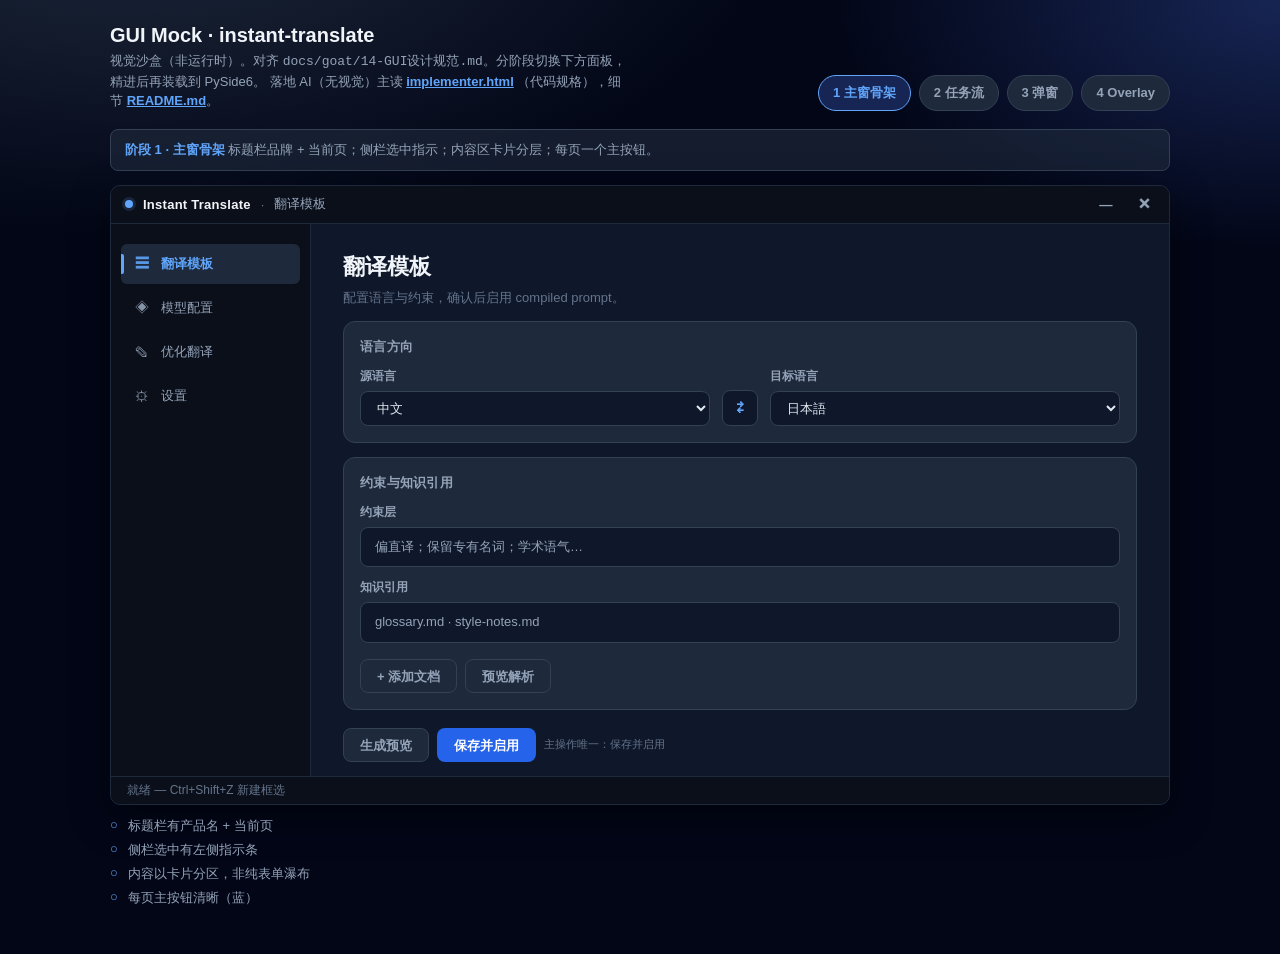
<file: docs/communication/gui-mock/index.html>
<!DOCTYPE html>
<html lang="zh-CN">
  <head>
    <meta charset="UTF-8" />
    <meta name="viewport" content="width=device-width, initial-scale=1" />
    <title>instant-translate GUI Mock</title>
    <link rel="stylesheet" href="styles.css" />
  </head>
  <body>
    <div class="mock-app">
      <header class="mock-header">
        <div>
          <h1>GUI Mock · instant-translate</h1>
          <p>
            视觉沙盒（非运行时）。对齐
            <code>docs/goat/14-GUI设计规范.md</code>。分阶段切换下方面板，精进后再装载到
            PySide6。
            落地 AI（无视觉）主读
            <a href="implementer.html" style="color: #60a5fa; font-weight: 600">implementer.html</a>
            （代码规格），细节
            <a href="README.md" style="color: #60a5fa; font-weight: 600">README.md</a>。
          </p>
        </div>
        <nav class="phase-nav" id="phaseNav" aria-label="阶段"></nav>
      </header>

      <!-- ========== Phase 1: Shell ========== -->
      <section class="phase-panel is-active" data-phase="1" id="phase-1">
        <p class="phase-note">
          <strong>阶段 1 · 主窗骨架</strong>
          标题栏品牌 + 当前页；侧栏选中指示；内容区卡片分层；每页一个主按钮。
        </p>
        <div class="desktop-shell" id="shell">
          <div class="titlebar">
            <div class="titlebar-brand">
              <span class="titlebar-dot" aria-hidden="true"></span>
              <span class="titlebar-name">Instant Translate</span>
              <span class="titlebar-sep">·</span>
              <span class="titlebar-page" id="titlePage">翻译模板</span>
            </div>
            <div class="titlebar-actions">
              <button type="button" aria-label="最小化">—</button>
              <button type="button" class="close" aria-label="关闭">✕</button>
            </div>
          </div>
          <div class="shell-body">
            <aside class="sidebar" id="sidebar">
              <button type="button" class="nav-btn is-active" data-page="template">
                <span class="nav-ico" aria-hidden="true">☰</span>
                <span class="label">翻译模板</span>
              </button>
              <button type="button" class="nav-btn" data-page="model">
                <span class="nav-ico" aria-hidden="true">◈</span>
                <span class="label">模型配置</span>
              </button>
              <button type="button" class="nav-btn" data-page="feedback">
                <span class="nav-ico" aria-hidden="true">✎</span>
                <span class="label">优化翻译</span>
              </button>
              <button type="button" class="nav-btn" data-page="settings">
                <span class="nav-ico" aria-hidden="true">⚙</span>
                <span class="label">设置</span>
              </button>
            </aside>
            <main class="content">
              <!-- Template -->
              <div class="page is-active" data-page="template">
                <div class="page-head">
                  <h2>翻译模板</h2>
                  <p>配置语言与约束，确认后启用 compiled prompt。</p>
                </div>
                <div class="card">
                  <div class="card-title">语言方向</div>
                  <div class="row">
                    <div class="field">
                      <label>源语言</label>
                      <select class="select">
                        <option>English</option>
                        <option selected>中文</option>
                        <option>日本語</option>
                      </select>
                    </div>
                    <button type="button" class="swap" title="交换">⇄</button>
                    <div class="field">
                      <label>目标语言</label>
                      <select class="select">
                        <option>English</option>
                        <option>中文</option>
                        <option selected>日本語</option>
                      </select>
                    </div>
                  </div>
                </div>
                <div class="card">
                  <div class="card-title">约束与知识引用</div>
                  <div class="field" style="margin-bottom: 12px">
                    <label>约束层</label>
                    <div class="preview-chip">偏直译；保留专有名词；学术语气…</div>
                  </div>
                  <div class="field">
                    <label>知识引用</label>
                    <div class="preview-chip">glossary.md · style-notes.md</div>
                  </div>
                  <div class="btn-row" style="margin-top: 12px">
                    <button type="button" class="btn btn-secondary">+ 添加文档</button>
                    <button type="button" class="btn btn-secondary">预览解析</button>
                  </div>
                </div>
                <div class="btn-row">
                  <button type="button" class="btn btn-secondary" id="openPreviewDialog">
                    生成预览
                  </button>
                  <button type="button" class="btn btn-primary">保存并启用</button>
                  <span class="hint">主操作唯一：保存并启用</span>
                </div>
              </div>

              <!-- Model -->
              <div class="page" data-page="model">
                <div class="page-head">
                  <h2>模型配置</h2>
                  <p>连接 OpenAI 兼容接口，选择 Fast / Thinking 模型。</p>
                </div>
                <div class="card">
                  <div class="row" style="justify-content: space-between; margin-bottom: 12px">
                    <div class="card-title" style="margin: 0">连接摘要</div>
                    <span class="status-pill">已配置凭据</span>
                  </div>
                  <div class="hint">https://api.example.com/v1 · key ••••abcd</div>
                </div>
                <div class="card">
                  <div class="card-title">接口</div>
                  <div class="field" style="margin-bottom: 12px">
                    <label>Base URL</label>
                    <input class="input" value="https://api.example.com/v1" readonly />
                  </div>
                  <div class="field">
                    <label>API Key</label>
                    <input class="input" type="password" value="sk-mock-key" readonly />
                  </div>
                </div>
                <div class="card">
                  <div class="card-title">模型（来自 /models，非硬编码）</div>
                  <div class="grid-2">
                    <div class="field">
                      <label>Fast Model</label>
                      <select class="select">
                        <option>deepseek-v4-flash</option>
                        <option>other-fast</option>
                      </select>
                    </div>
                    <div class="field">
                      <label>Thinking Model</label>
                      <select class="select">
                        <option>deepseek-v4-pro</option>
                        <option>other-pro</option>
                      </select>
                    </div>
                  </div>
                </div>
                <div class="btn-row">
                  <button type="button" class="btn btn-secondary">拉取模型</button>
                  <button type="button" class="btn btn-primary">测试连接</button>
                  <span class="hint">已拉取 12 个模型</span>
                </div>
              </div>

              <!-- Feedback -->
              <div class="page" data-page="feedback">
                <div class="page-head">
                  <h2>优化翻译</h2>
                  <p>核对原文与译文；可采用本次结果，长期记忆需单独确认。</p>
                </div>
                <div class="row">
                  <div class="field" style="flex: 1">
                    <label>待处理</label>
                    <select class="select">
                      <option>G1 · 高考马上开始 · 2 分钟前</option>
                      <option>G2 · 单元测试用例 · 昨天</option>
                    </select>
                  </div>
                  <button type="button" class="btn btn-secondary" style="margin-top: 18px">
                    刷新
                  </button>
                </div>
                <div class="tabs" id="feedbackTabs">
                  <button type="button" class="tab is-active" data-tab="fix">译文修正</button>
                  <button type="button" class="tab" data-tab="memory">长期记忆（可选）</button>
                </div>
                <div class="tab-panel is-active" data-tab="fix">
                  <div class="compare-stack">
                    <div class="compare-block">
                      <div class="compare-label">OCR 原文</div>
                      <textarea class="textarea compare-ta" readonly>高考马上开始</textarea>
                    </div>
                    <div class="compare-block">
                      <div class="compare-label">当前译文</div>
                      <textarea class="textarea compare-ta" readonly>
高校の試験がまもなく始まる</textarea>
                    </div>
                  </div>
                  <div class="field" style="margin-top: 10px">
                    <label>你的备注</label>
                    <textarea class="textarea compare-ta-sm" placeholder="术语 / 语气 / 漏译…"></textarea>
                  </div>
                  <div class="field" style="margin-top: 10px">
                    <label>你认可的译文</label>
                    <textarea class="textarea compare-ta-sm">
大学入学共通テストがまもなく始まる</textarea>
                  </div>
                </div>
                <div class="tab-panel" data-tab="memory">
                  <div class="field" style="margin-bottom: 12px">
                    <label>关键词</label>
                    <div class="row">
                      <span class="tag">高考 ×</span>
                      <span class="tag">入学考试 ×</span>
                    </div>
                  </div>
                  <div class="field">
                    <label>记忆规则</label>
                    <textarea class="textarea">
出现「高考」时按中国大学入学考试语境翻译。</textarea>
                  </div>
                  <div class="btn-row">
                    <button type="button" class="btn btn-primary">保存为长期记忆</button>
                  </div>
                </div>
                <div class="btn-row">
                  <button type="button" class="btn btn-secondary">保存备注</button>
                  <button type="button" class="btn btn-secondary" id="openReviewDialog">
                    让 AI 优化
                  </button>
                  <button type="button" class="btn btn-primary">仅采用译文</button>
                  <span style="flex: 1"></span>
                  <button type="button" class="btn btn-secondary">忽略</button>
                </div>
              </div>

              <!-- Settings -->
              <div class="page" data-page="settings">
                <div class="page-head">
                  <h2>快捷键设置</h2>
                  <p>修改全局快捷键，保存后即时生效。</p>
                </div>
                <div class="card">
                  <div class="field" style="margin-bottom: 12px">
                    <label>新建选择框</label>
                    <input class="input" value="Ctrl+Shift+Z" />
                  </div>
                  <div class="field">
                    <label>切换编辑模式</label>
                    <input class="input" value="Ctrl+Shift+X" />
                  </div>
                </div>
                <div class="btn-row">
                  <button type="button" class="btn btn-primary">保存快捷键</button>
                  <span class="hint">格式示例：Ctrl+Shift+Z</span>
                </div>
              </div>
            </main>
          </div>
          <div class="statusbar">
            <span id="statusText">就绪 — Ctrl+Shift+Z 新建框选</span>
            <div class="progress" id="progress" aria-hidden="true"><i></i></div>
          </div>
        </div>
        <ul class="checklist">
          <li>标题栏有产品名 + 当前页</li>
          <li>侧栏选中有左侧指示条</li>
          <li>内容以卡片分区，非纯表单瀑布</li>
          <li>每页主按钮清晰（蓝）</li>
        </ul>
      </section>

      <!-- ========== Phase 2 note (same shell, focus copy) ========== -->
      <section class="phase-panel" data-phase="2" id="phase-2">
        <p class="phase-note">
          <strong>阶段 2 · 任务流页</strong>
          与阶段 1 共用上方主窗壳。重点看：
          <strong>模型配置</strong>（连接摘要卡）与
          <strong>优化翻译</strong>（对照 + 底栏主次）。点侧栏切换即可。
        </p>
        <p class="hint">
          实现装载时：模型页文案与「不可手输下拉」保持一致；优化页「仅采用译文」为主按钮。
        </p>
        <ul class="checklist">
          <li>模型页顶卡展示连接状态</li>
          <li>Fast / Thinking 为选择器，非自由输入叙事</li>
          <li>优化页 OCR | 译文对照清晰</li>
          <li>AI 优化为次按钮，采用译文为主按钮</li>
        </ul>
      </section>

      <!-- ========== Phase 3: dialogs ========== -->
      <section class="phase-panel" data-phase="3" id="phase-3">
        <p class="phase-note">
          <strong>阶段 3 · 弹窗统一</strong>
          编译预览 Tab 深色；AI 审查侧栏圆点（灰/红/绿）+ 短文案按钮。点击下方按钮打开示意。
        </p>
        <div class="btn-row">
          <button type="button" class="btn btn-secondary" id="demoPreview">
            打开：确认翻译模板
          </button>
          <button type="button" class="btn btn-primary" id="demoReview">
            打开：AI 审查
          </button>
        </div>
        <ul class="checklist">
          <li>预览弹窗无系统白 Tab / 白 pane</li>
          <li>审查按钮：跳过 / 采用优化 / 确认修改 / 完成审查</li>
          <li>侧栏状态用圆点色，不用长文案「未处理」</li>
        </ul>
      </section>

      <!-- ========== Phase 4: overlay (full surface map) ========== -->
      <section class="phase-panel" data-phase="4" id="phase-4">
        <p class="phase-note">
          <strong>阶段 4 · Overlay 全貌</strong>
          视觉重做 + 可拖动。切换「编辑模式」后：拖
          <strong>选择框</strong>移动整组；拖
          <strong>译文 / OCR 卡</strong>单独挪位。
        </p>
        <p class="overlay-drag-tip">
          提示：先点「编辑模式」→ 按住选择框或卡片拖动；工具栏按钮/下拉不会启动拖拽。
        </p>

        <div class="overlay-controls">
          <div class="overlay-mode" role="group" aria-label="模式">
            <button type="button" class="btn btn-secondary is-active" data-overlay-mode="normal">
              普通模式
            </button>
            <button type="button" class="btn btn-secondary" data-overlay-mode="edit">
              编辑模式
            </button>
          </div>
          <label class="overlay-check">
            <input type="checkbox" id="showOcrWindow" checked />
            显示 OCR 窗
          </label>
          <label class="overlay-check">
            <input type="checkbox" id="showMultiGroup" />
            多组示意（G2/G3）
          </label>
          <span class="hint" id="overlayModeHint">普通：细边框 · 无工具栏 · 示意点击穿透</span>
        </div>

        <div class="overlay-stage is-normal" id="overlayStage">
          <div class="overlay-fake-content">
            （假桌面 / 播放器 / 字幕区）<br />
            The exam is about to start.<br />
            高考马上开始 · 单元测试需要跑完 · 系统环境配置
          </div>

          <!-- G1 primary group -->
          <div class="ov-group" data-group="1">
            <!-- Main strip: language + reselect + OCR + delete + group invisible -->
            <div class="ov-toolbar" data-edit-only hidden>
              <div class="tb-seg tb-lang" title="语言对">
                <select class="tb-select" aria-label="源语言">
                  <option>English</option>
                  <option selected>中文</option>
                  <option>日本語</option>
                </select>
                <span class="tb-arrow" aria-hidden="true" title="翻译方向">→</span>
                <select class="tb-select" aria-label="目标语言">
                  <option>English</option>
                  <option>中文</option>
                  <option selected>日本語</option>
                </select>
              </div>
              <div class="tb-div" aria-hidden="true"></div>
              <div class="tb-seg tb-actions">
                <button type="button" class="tb-ico" title="重选区域">⟲</button>
                <button type="button" class="tb-ico" data-toggle-ocr title="显示/隐藏 OCR 窗">OCR</button>
                <button type="button" class="tb-ico tb-danger" title="删除此组">✕</button>
                <button
                  type="button"
                  class="tb-ico"
                  data-group-invisible
                  title="沉浸：隐藏框体与角工具栏，保留文字"
                >
                  ◎
                </button>
              </div>
            </div>

            <div class="selection-box g1" title="选择框 G1 · 编辑模式可拖">
              <span class="sel-hint" data-edit-only hidden>拖动整组</span>
            </div>

            <!-- Translation: dock + copy + report + collapse + chrome invisible -->
            <div class="float-card translation-card g1" data-tx-card>
              <div class="corner-bar" data-bar="tx">
                <div class="corner-tools">
                  <button type="button" class="c-ico" data-dock="top" title="停靠上">↑</button>
                  <button type="button" class="c-ico is-on" data-dock="bottom" title="停靠下">↓</button>
                  <button type="button" class="c-ico" data-dock="left" title="停靠左">←</button>
                  <button type="button" class="c-ico" data-dock="right" title="停靠右">→</button>
                  <span class="c-div" aria-hidden="true"></span>
                  <button type="button" class="c-ico" data-copy-tx title="复制译文">⧉</button>
                  <button type="button" class="c-ico c-warn" title="翻译有误">⚑</button>
                  <button type="button" class="c-ico" data-body-invisible="tx" title="沉浸：隐藏译文框体，保留文字">◎</button>
                </div>
                <button type="button" class="c-collapse" data-collapse="tx" title="收缩/展开工具">›</button>
              </div>
              <div class="card-body" data-body="tx">
                <div class="tx-head">
                  <span class="badge">1</span>
                  <span class="meta" data-edit-only hidden>中文 → 日本語</span>
                </div>
                <div class="body">大学入学共通テストがまもなく始まる</div>
              </div>
            </div>

            <!-- OCR: pause + refresh + copy + collapse + chrome invisible -->
            <div class="float-card ocr-card g1" data-ocr-card>
              <div class="corner-bar" data-bar="ocr">
                <div class="corner-tools">
                  <button type="button" class="c-ico" data-pause title="暂停/继续">❚❚</button>
                  <button type="button" class="c-ico" title="刷新 OCR">↻</button>
                  <button type="button" class="c-ico" data-copy-ocr title="复制 OCR">⧉</button>
                  <button type="button" class="c-ico" data-body-invisible="ocr" title="沉浸：隐藏 OCR 框体，保留文字">◎</button>
                </div>
                <button type="button" class="c-collapse" data-collapse="ocr" title="收缩/展开工具">›</button>
              </div>
              <div class="card-body" data-body="ocr">
                <div class="ocr-head">
                  <span class="badge">1</span>
                  <span class="ocr-title">OCR</span>
                </div>
                <div class="ocr-body">高考马上开始</div>
              </div>
            </div>
          </div>

          <!-- G2 / G3 multi-group sketch -->
          <div class="ov-group multi" data-group="2" hidden>
            <div class="selection-box g2 compact" title="选择框 G2"></div>
            <div class="float-card translation-card g2 compact">
              <div class="card-body">
                <div class="tx-head"><span class="badge">2</span></div>
                <div class="body">テストケースをすべて実行する</div>
              </div>
            </div>
          </div>
          <div class="ov-group multi" data-group="3" hidden>
            <div class="selection-box g3 compact" title="选择框 G3"></div>
            <div class="float-card translation-card g3 compact">
              <div class="card-body">
                <div class="tx-head"><span class="badge">3</span></div>
                <div class="body">システム環境を設定する</div>
              </div>
            </div>
          </div>
        </div>

        <div class="overlay-map">
          <div class="map-card">
            <h3>主工具栏</h3>
            <ul>
              <li>中文 → 日本語（仅三种语言，无源/目标标签）</li>
              <li>重选 · OCR · 删除 · 统一 28×28</li>
              <li>◎ 沉浸：藏框体 + 两角工具栏，字仍在</li>
            </ul>
          </div>
          <div class="map-card">
            <h3>译文角工具</h3>
            <ul>
              <li>↑↓←→ · 复制 · 有误</li>
              <li>◎ 藏译文框体，字仍在</li>
              <li>› 收缩（展开后为 ‹）</li>
            </ul>
          </div>
          <div class="map-card">
            <h3>OCR 角工具</h3>
            <ul>
              <li>暂停 · 刷新 · 复制</li>
              <li>◎ 藏 OCR 框体，字仍在</li>
              <li>› 收缩（展开后为 ‹）</li>
            </ul>
          </div>
        </div>

        <p class="legend">
          沉浸模式：invisible 只去掉背景/描边/阴影，正文保留，方便对照屏幕原文。
        </p>
        <ul class="checklist">
          <li>语言对箭头清晰</li>
          <li>invisible = 框隐字显</li>
          <li>收缩箭头方向正确</li>
          <li>整体更简约</li>
        </ul>
      </section>

    </div>

    <!-- Dialogs -->
    <div class="dialog-layer" id="previewDialog" role="dialog" aria-modal="true">
      <div class="dialog">
        <div class="dialog-titlebar">
          <span>确认翻译模板</span>
          <button type="button" class="btn btn-secondary" data-close="previewDialog" style="height: 28px; padding: 0 10px">
            ✕
          </button>
        </div>
        <div class="dialog-body">
          <div class="tabs" id="previewTabs">
            <button type="button" class="tab is-active" data-preview-tab="easy">易懂说明</button>
            <button type="button" class="tab" data-preview-tab="adv">高级内容</button>
          </div>
          <div class="dialog-viewer" data-preview-panel="easy">
一、你要的效果
偏直译，保留专有名词原文。

二、程序会强制检查
• 输出不得包含解释性前后缀

三、模型需要遵守
• 服从用户约束中的格式要求
          </div>
          <div class="dialog-viewer" data-preview-panel="adv" hidden>
# Instant Translate Compiled Prompt
## Fixed Template
…
## User Constraints
…
          </div>
          <p class="hint" style="margin-top: 10px">
            请确认易懂说明；需要核对机器实际内容时可打开「高级内容」。
          </p>
        </div>
        <div class="dialog-footer">
          <button type="button" class="btn btn-secondary" data-close="previewDialog">
            返回修改
          </button>
          <button type="button" class="btn btn-primary" data-close="previewDialog">
            确认并启用
          </button>
        </div>
      </div>
    </div>

    <div class="dialog-layer" id="reviewDialog" role="dialog" aria-modal="true">
      <div class="dialog review">
        <div class="dialog-titlebar">
          <span>AI 审查</span>
          <button type="button" class="btn btn-secondary" data-close="reviewDialog" style="height: 28px; padding: 0 10px">
            ✕
          </button>
        </div>
        <div class="review-layout">
          <aside class="review-side" id="reviewSide">
            <button type="button" class="review-nav is-active" data-state="done" data-r="0">
              <span class="dot">●</span>优化译文
            </button>
            <button type="button" class="review-nav" data-state="pending" data-r="1">
              <span class="dot">●</span>问题判断
            </button>
            <button type="button" class="review-nav" data-state="pending" data-r="2">
              <span class="dot">●</span>关键词
            </button>
            <button type="button" class="review-nav" data-state="skipped" data-r="3">
              <span class="dot">●</span>记忆规则
            </button>
            <button type="button" class="review-nav" data-state="pending" data-r="4">
              <span class="dot">●</span>总体建议
            </button>
          </aside>
          <div class="review-main">
            <div class="review-progress">进度示意 · 1/5 已处理（绿）· 跳过（红）· 未处理（灰）</div>
            <div class="card">
              <div class="card-title">AI 候选</div>
              <div class="dialog-viewer" style="min-height: 80px">
大学入学共通テストがまもなく始まる
              </div>
              <div class="card-title" style="margin-top: 12px">我的修改</div>
              <textarea class="textarea" placeholder="可改写后再「确认修改」"></textarea>
            </div>
            <div class="review-actions">
              <button type="button" class="btn btn-secondary" data-review-act="skip">跳过</button>
              <span class="spacer"></span>
              <button type="button" class="btn btn-primary" data-review-act="ai">采用优化</button>
              <button type="button" class="btn btn-primary" data-review-act="user">确认修改</button>
              <button type="button" class="btn btn-primary" data-review-act="done">完成审查</button>
            </div>
          </div>
        </div>
      </div>
    </div>

    <script src="app.js"></script>
  </body>
</html>
</file>
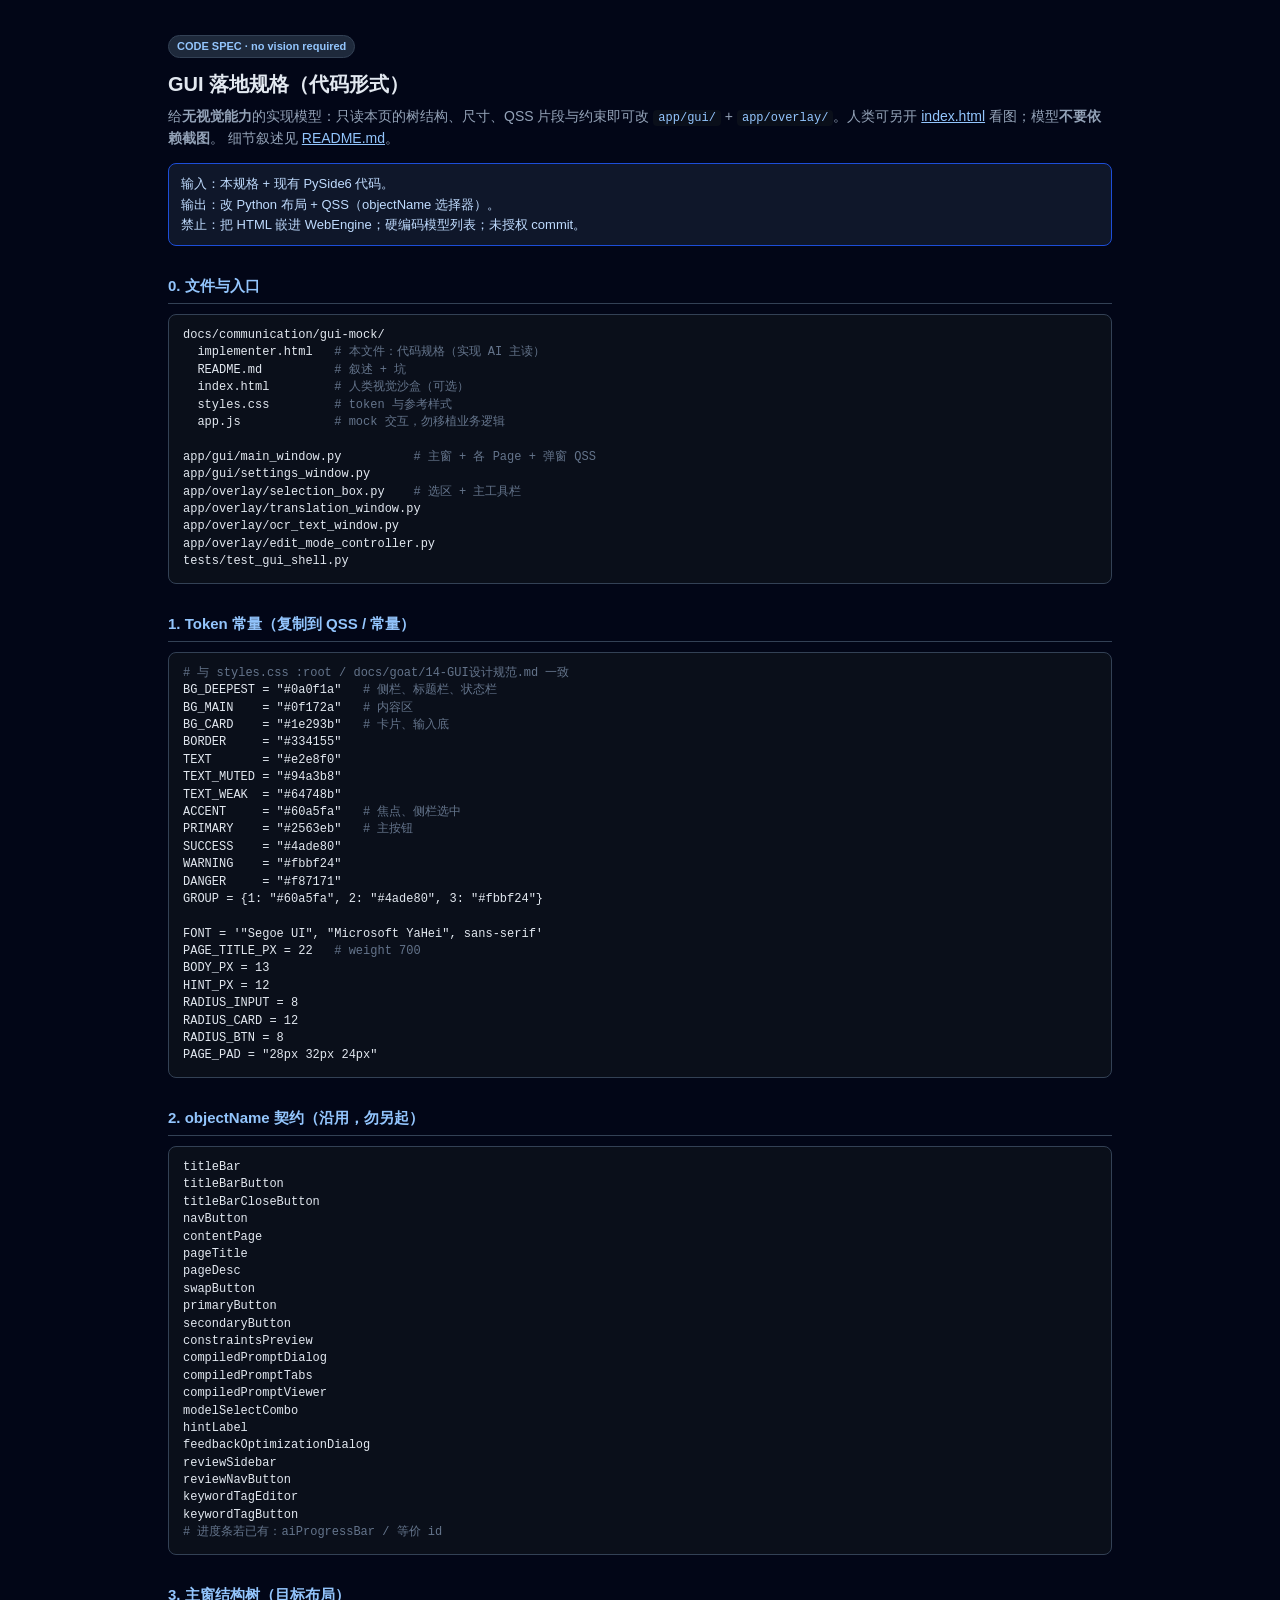
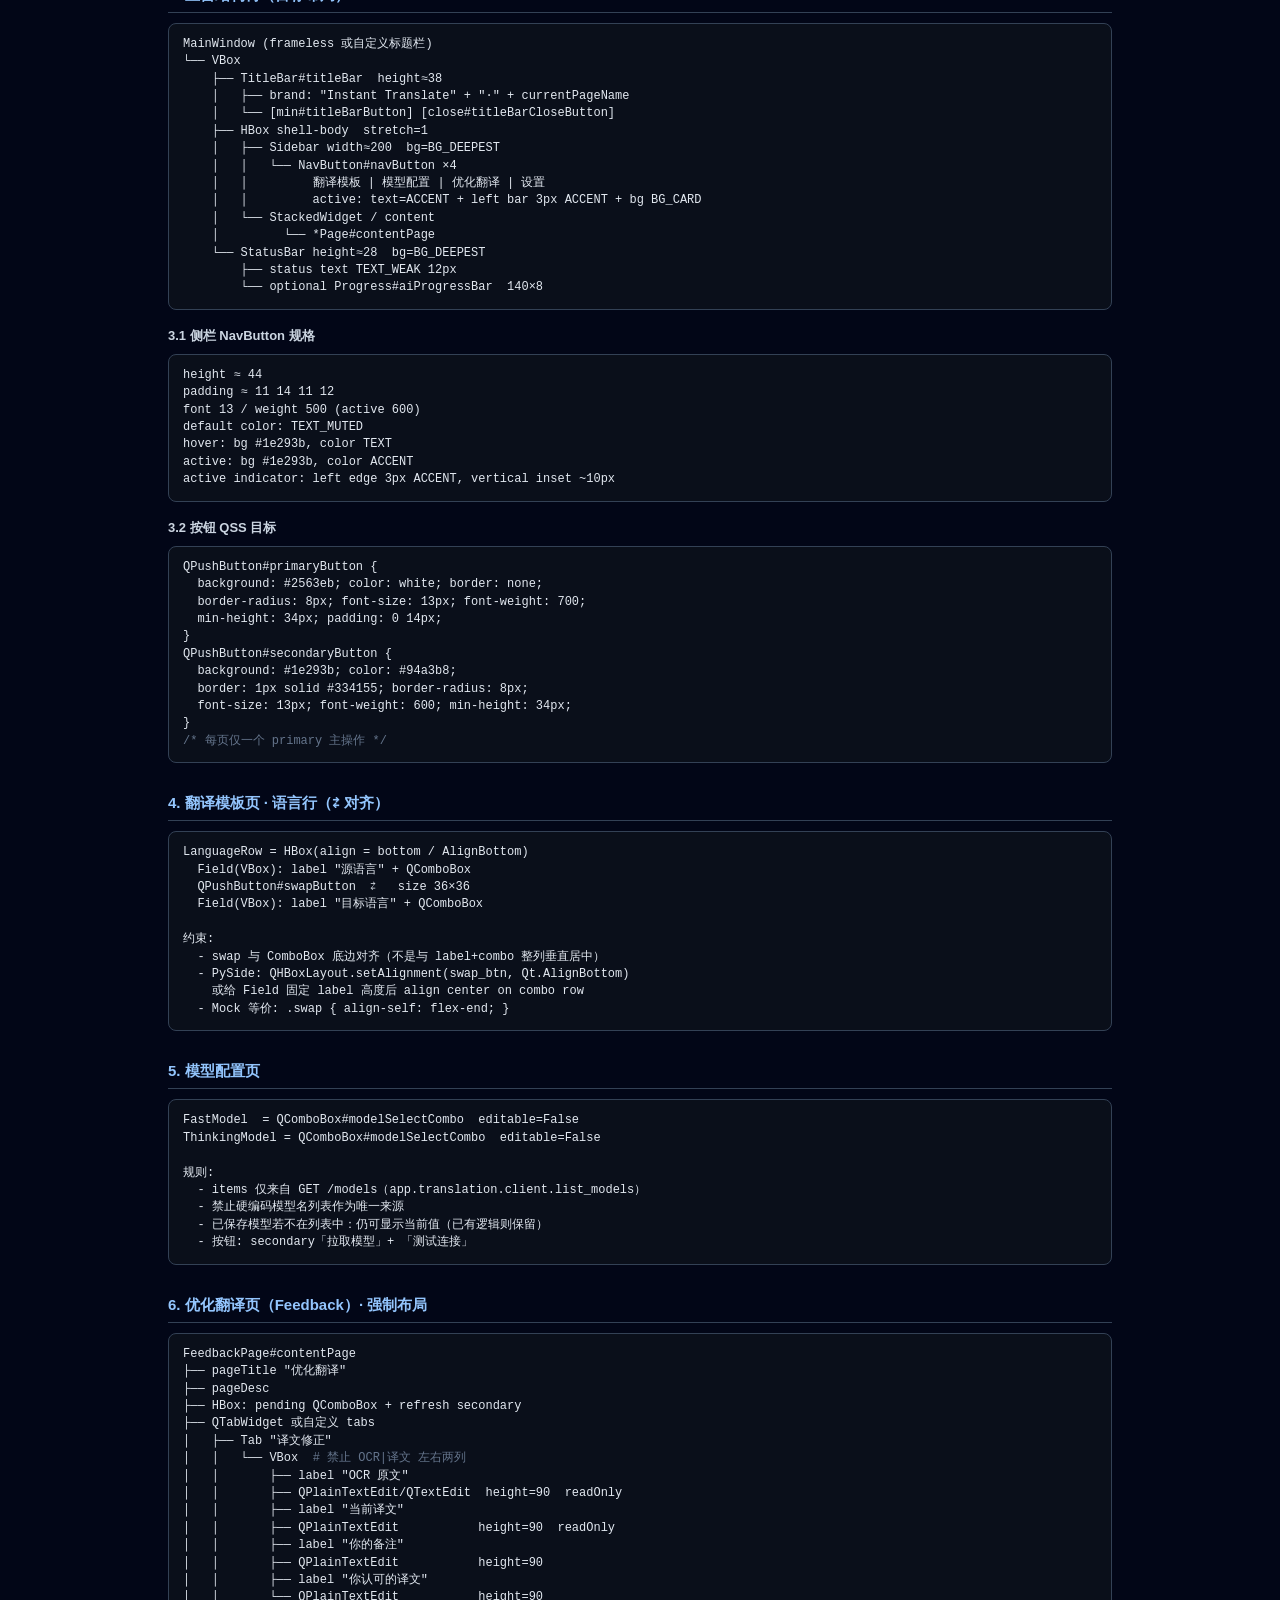
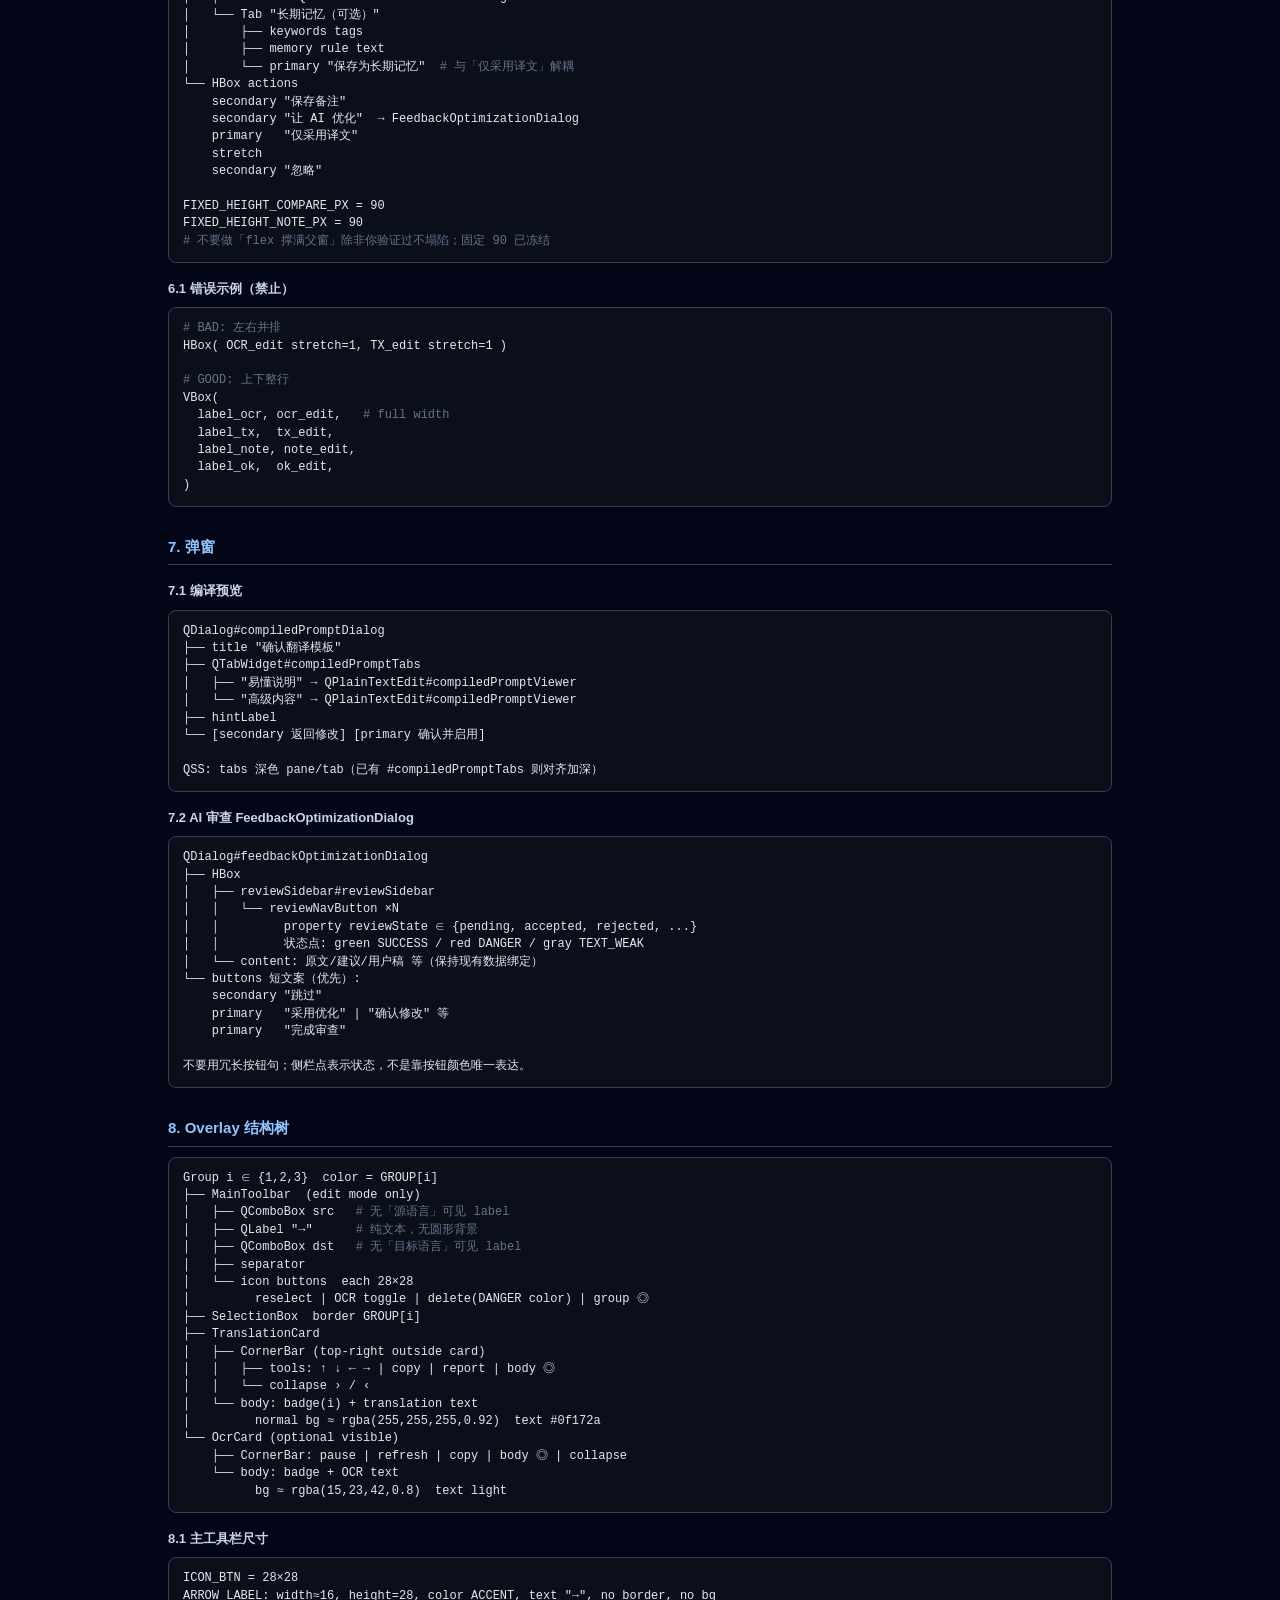
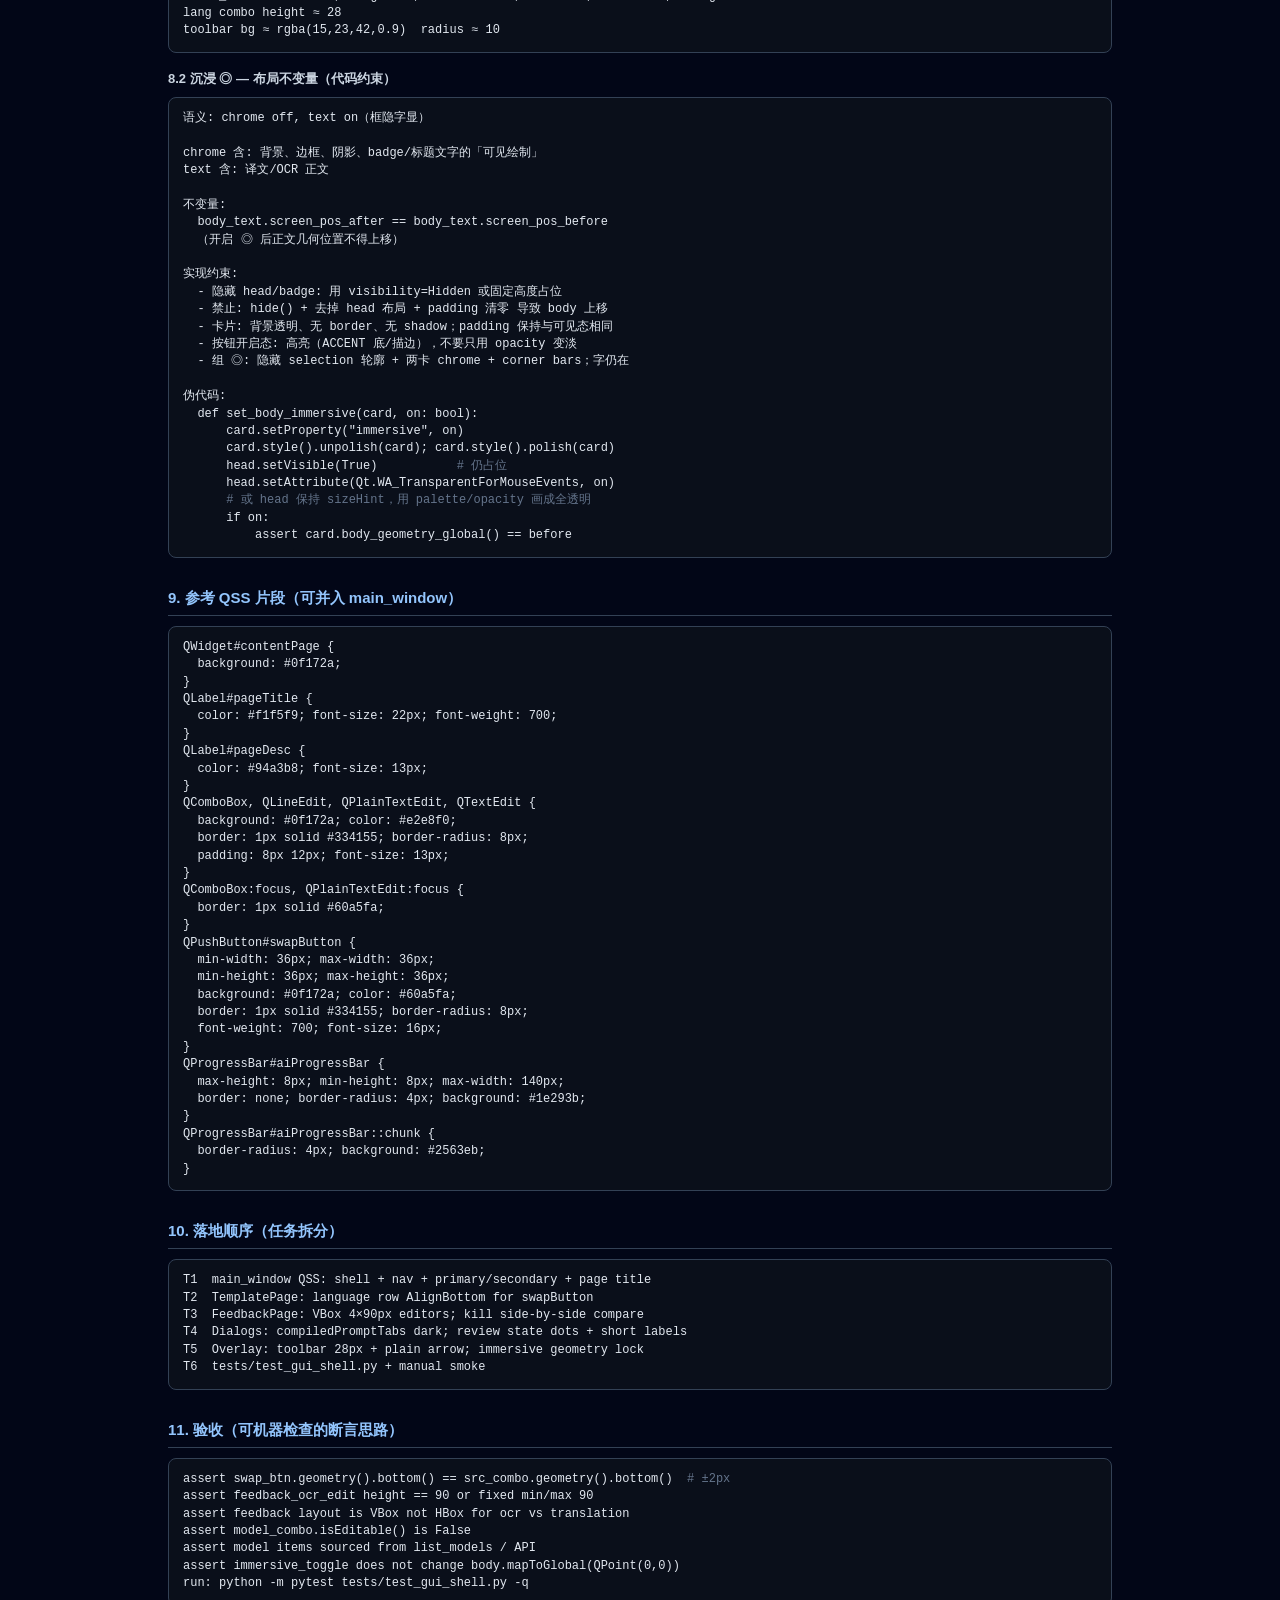
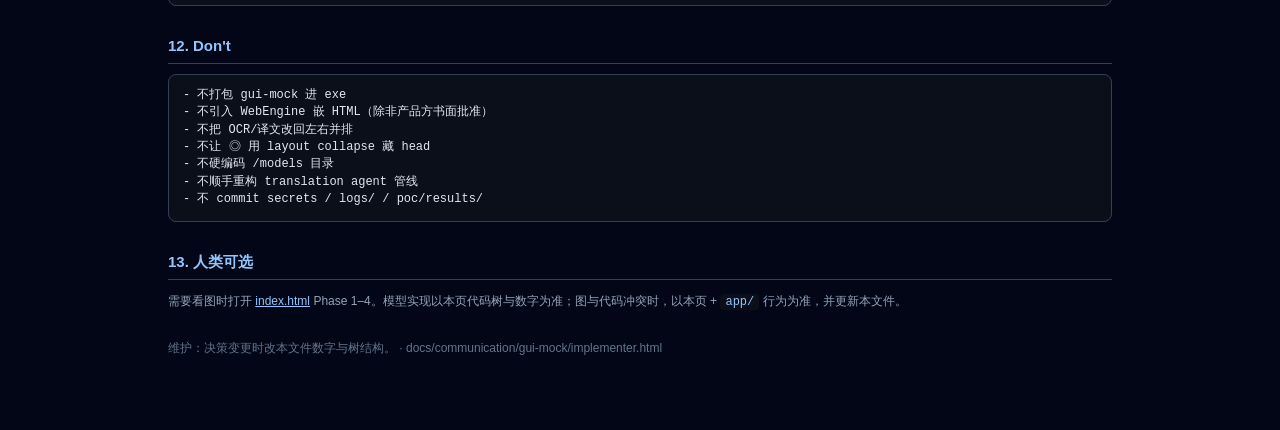
<file: docs/communication/gui-mock/implementer.html>
<!DOCTYPE html>
<html lang="zh-CN">
  <head>
    <meta charset="UTF-8" />
    <meta name="viewport" content="width=device-width, initial-scale=1" />
    <title>GUI 落地规格（代码）· instant-translate</title>
    <style>
      :root {
        --bg: #0b1220;
        --border: #334155;
        --text: #e2e8f0;
        --muted: #94a3b8;
        --accent: #93c5fd;
        --code-bg: #0a0f1a;
        --font: "Segoe UI", "Microsoft YaHei", sans-serif;
        --mono: Consolas, "Cascadia Code", "Courier New", monospace;
      }
      * {
        box-sizing: border-box;
      }
      body {
        margin: 0;
        font: 14px/1.55 var(--font);
        color: var(--text);
        background: #020617;
      }
      .wrap {
        max-width: 980px;
        margin: 0 auto;
        padding: 24px 18px 72px;
      }
      h1 {
        margin: 0 0 6px;
        font-size: 20px;
      }
      h2 {
        margin: 28px 0 10px;
        font-size: 15px;
        color: var(--accent);
        border-bottom: 1px solid var(--border);
        padding-bottom: 6px;
      }
      h3 {
        margin: 16px 0 8px;
        font-size: 13px;
        font-weight: 700;
        color: #cbd5e1;
      }
      p,
      li {
        color: var(--text);
      }
      .lead {
        color: var(--muted);
        margin: 0 0 14px;
      }
      .banner {
        border: 1px solid #1d4ed8;
        background: #0f172a;
        border-radius: 8px;
        padding: 10px 12px;
        margin: 0 0 16px;
        font-size: 13px;
        color: #bfdbfe;
      }
      a {
        color: var(--accent);
      }
      code,
      pre {
        font-family: var(--mono);
        font-size: 12px;
      }
      code {
        color: #93c5fd;
        background: var(--code-bg);
        padding: 1px 5px;
        border-radius: 4px;
      }
      pre {
        margin: 8px 0 12px;
        padding: 12px 14px;
        background: var(--code-bg);
        border: 1px solid var(--border);
        border-radius: 8px;
        overflow: auto;
        color: #e2e8f0;
        line-height: 1.45;
        white-space: pre;
      }
      pre .c {
        color: #64748b;
      }
      table {
        width: 100%;
        border-collapse: collapse;
        font-size: 12.5px;
        margin: 8px 0 12px;
      }
      th,
      td {
        border: 1px solid var(--border);
        padding: 7px 8px;
        text-align: left;
        vertical-align: top;
      }
      th {
        background: #0a0f1a;
        color: var(--muted);
      }
      .muted {
        color: var(--muted);
        font-size: 12px;
      }
      ul {
        margin: 6px 0 10px;
        padding-left: 1.25em;
      }
      footer {
        margin-top: 28px;
        color: #64748b;
        font-size: 12px;
      }
      .tag {
        display: inline-block;
        font-size: 11px;
        font-weight: 700;
        padding: 2px 8px;
        border-radius: 999px;
        background: #1e293b;
        color: var(--accent);
        border: 1px solid var(--border);
      }
    </style>
  </head>
  <body>
    <div class="wrap">
      <p class="tag">CODE SPEC · no vision required</p>
      <h1>GUI 落地规格（代码形式）</h1>
      <p class="lead">
        给<strong>无视觉能力</strong>的实现模型：只读本页的树结构、尺寸、QSS 片段与约束即可改
        <code>app/gui/</code> + <code>app/overlay/</code>。人类可另开
        <a href="index.html">index.html</a> 看图；模型<strong>不要依赖截图</strong>。
        细节叙述见 <a href="README.md">README.md</a>。
      </p>

      <div class="banner">
        输入：本规格 + 现有 PySide6 代码。<br />
        输出：改 Python 布局 + QSS（objectName 选择器）。<br />
        禁止：把 HTML 嵌进 WebEngine；硬编码模型列表；未授权 commit。
      </div>

      <h2>0. 文件与入口</h2>
      <pre>docs/communication/gui-mock/
  implementer.html   <span class="c"># 本文件：代码规格（实现 AI 主读）</span>
  README.md          <span class="c"># 叙述 + 坑</span>
  index.html         <span class="c"># 人类视觉沙盒（可选）</span>
  styles.css         <span class="c"># token 与参考样式</span>
  app.js             <span class="c"># mock 交互，勿移植业务逻辑</span>

app/gui/main_window.py          <span class="c"># 主窗 + 各 Page + 弹窗 QSS</span>
app/gui/settings_window.py
app/overlay/selection_box.py    <span class="c"># 选区 + 主工具栏</span>
app/overlay/translation_window.py
app/overlay/ocr_text_window.py
app/overlay/edit_mode_controller.py
tests/test_gui_shell.py</pre>

      <h2>1. Token 常量（复制到 QSS / 常量）</h2>
      <pre><span class="c"># 与 styles.css :root / docs/goat/14-GUI设计规范.md 一致</span>
BG_DEEPEST = "#0a0f1a"   <span class="c"># 侧栏、标题栏、状态栏</span>
BG_MAIN    = "#0f172a"   <span class="c"># 内容区</span>
BG_CARD    = "#1e293b"   <span class="c"># 卡片、输入底</span>
BORDER     = "#334155"
TEXT       = "#e2e8f0"
TEXT_MUTED = "#94a3b8"
TEXT_WEAK  = "#64748b"
ACCENT     = "#60a5fa"   <span class="c"># 焦点、侧栏选中</span>
PRIMARY    = "#2563eb"   <span class="c"># 主按钮</span>
SUCCESS    = "#4ade80"
WARNING    = "#fbbf24"
DANGER     = "#f87171"
GROUP = {1: "#60a5fa", 2: "#4ade80", 3: "#fbbf24"}

FONT = '"Segoe UI", "Microsoft YaHei", sans-serif'
PAGE_TITLE_PX = 22   <span class="c"># weight 700</span>
BODY_PX = 13
HINT_PX = 12
RADIUS_INPUT = 8
RADIUS_CARD = 12
RADIUS_BTN = 8
PAGE_PAD = "28px 32px 24px"</pre>

      <h2>2. objectName 契约（沿用，勿另起）</h2>
      <pre>titleBar
titleBarButton
titleBarCloseButton
navButton
contentPage
pageTitle
pageDesc
swapButton
primaryButton
secondaryButton
constraintsPreview
compiledPromptDialog
compiledPromptTabs
compiledPromptViewer
modelSelectCombo
hintLabel
feedbackOptimizationDialog
reviewSidebar
reviewNavButton
keywordTagEditor
keywordTagButton
<span class="c"># 进度条若已有：aiProgressBar / 等价 id</span></pre>

      <h2>3. 主窗结构树（目标布局）</h2>
      <pre>MainWindow (frameless 或自定义标题栏)
└── VBox
    ├── TitleBar#titleBar  height≈38
    │   ├── brand: "Instant Translate" + "·" + currentPageName
    │   └── [min#titleBarButton] [close#titleBarCloseButton]
    ├── HBox shell-body  stretch=1
    │   ├── Sidebar width≈200  bg=BG_DEEPEST
    │   │   └── NavButton#navButton ×4
    │   │         翻译模板 | 模型配置 | 优化翻译 | 设置
    │   │         active: text=ACCENT + left bar 3px ACCENT + bg BG_CARD
    │   └── StackedWidget / content
    │         └── *Page#contentPage
    └── StatusBar height≈28  bg=BG_DEEPEST
        ├── status text TEXT_WEAK 12px
        └── optional Progress#aiProgressBar  140×8</pre>

      <h3>3.1 侧栏 NavButton 规格</h3>
      <pre>height ≈ 44
padding ≈ 11 14 11 12
font 13 / weight 500 (active 600)
default color: TEXT_MUTED
hover: bg #1e293b, color TEXT
active: bg #1e293b, color ACCENT
active indicator: left edge 3px ACCENT, vertical inset ~10px</pre>

      <h3>3.2 按钮 QSS 目标</h3>
      <pre>QPushButton#primaryButton {
  background: #2563eb; color: white; border: none;
  border-radius: 8px; font-size: 13px; font-weight: 700;
  min-height: 34px; padding: 0 14px;
}
QPushButton#secondaryButton {
  background: #1e293b; color: #94a3b8;
  border: 1px solid #334155; border-radius: 8px;
  font-size: 13px; font-weight: 600; min-height: 34px;
}
<span class="c">/* 每页仅一个 primary 主操作 */</span></pre>

      <h2>4. 翻译模板页 · 语言行（⇄ 对齐）</h2>
      <pre>LanguageRow = HBox(align = bottom / AlignBottom)
  Field(VBox): label "源语言" + QComboBox
  QPushButton#swapButton  ⇄   size 36×36
  Field(VBox): label "目标语言" + QComboBox

约束:
  - swap 与 ComboBox 底边对齐（不是与 label+combo 整列垂直居中）
  - PySide: QHBoxLayout.setAlignment(swap_btn, Qt.AlignBottom)
    或给 Field 固定 label 高度后 align center on combo row
  - Mock 等价: .swap { align-self: flex-end; }</pre>

      <h2>5. 模型配置页</h2>
      <pre>FastModel  = QComboBox#modelSelectCombo  editable=False
ThinkingModel = QComboBox#modelSelectCombo  editable=False

规则:
  - items 仅来自 GET /models（app.translation.client.list_models）
  - 禁止硬编码模型名列表作为唯一来源
  - 已保存模型若不在列表中：仍可显示当前值（已有逻辑则保留）
  - 按钮: secondary「拉取模型」+ 「测试连接」</pre>

      <h2>6. 优化翻译页（Feedback）· 强制布局</h2>
      <pre>FeedbackPage#contentPage
├── pageTitle "优化翻译"
├── pageDesc
├── HBox: pending QComboBox + refresh secondary
├── QTabWidget 或自定义 tabs
│   ├── Tab "译文修正"
│   │   └── VBox  <span class="c"># 禁止 OCR|译文 左右两列</span>
│   │       ├── label "OCR 原文"
│   │       ├── QPlainTextEdit/QTextEdit  height=90  readOnly
│   │       ├── label "当前译文"
│   │       ├── QPlainTextEdit           height=90  readOnly
│   │       ├── label "你的备注"
│   │       ├── QPlainTextEdit           height=90
│   │       ├── label "你认可的译文"
│   │       └── QPlainTextEdit           height=90
│   └── Tab "长期记忆（可选）"
│       ├── keywords tags
│       ├── memory rule text
│       └── primary "保存为长期记忆"  <span class="c"># 与「仅采用译文」解耦</span>
└── HBox actions
    secondary "保存备注"
    secondary "让 AI 优化"  → FeedbackOptimizationDialog
    primary   "仅采用译文"
    stretch
    secondary "忽略"

FIXED_HEIGHT_COMPARE_PX = 90
FIXED_HEIGHT_NOTE_PX = 90
<span class="c"># 不要做「flex 撑满父窗」除非你验证过不塌陷；固定 90 已冻结</span></pre>

      <h3>6.1 错误示例（禁止）</h3>
      <pre><span class="c"># BAD: 左右并排</span>
HBox( OCR_edit stretch=1, TX_edit stretch=1 )

<span class="c"># GOOD: 上下整行</span>
VBox(
  label_ocr, ocr_edit,   <span class="c"># full width</span>
  label_tx,  tx_edit,
  label_note, note_edit,
  label_ok,  ok_edit,
)</pre>

      <h2>7. 弹窗</h2>
      <h3>7.1 编译预览</h3>
      <pre>QDialog#compiledPromptDialog
├── title "确认翻译模板"
├── QTabWidget#compiledPromptTabs
│   ├── "易懂说明" → QPlainTextEdit#compiledPromptViewer
│   └── "高级内容" → QPlainTextEdit#compiledPromptViewer
├── hintLabel
└── [secondary 返回修改] [primary 确认并启用]

QSS: tabs 深色 pane/tab（已有 #compiledPromptTabs 则对齐加深）</pre>

      <h3>7.2 AI 审查 FeedbackOptimizationDialog</h3>
      <pre>QDialog#feedbackOptimizationDialog
├── HBox
│   ├── reviewSidebar#reviewSidebar
│   │   └── reviewNavButton ×N
│   │         property reviewState ∈ {pending, accepted, rejected, ...}
│   │         状态点: green SUCCESS / red DANGER / gray TEXT_WEAK
│   └── content: 原文/建议/用户稿 等（保持现有数据绑定）
└── buttons 短文案（优先）:
    secondary "跳过"
    primary   "采用优化" | "确认修改" 等
    primary   "完成审查"

不要用冗长按钮句；侧栏点表示状态，不是靠按钮颜色唯一表达。</pre>

      <h2>8. Overlay 结构树</h2>
      <pre>Group i ∈ {1,2,3}  color = GROUP[i]
├── MainToolbar  (edit mode only)
│   ├── QComboBox src   <span class="c"># 无「源语言」可见 label</span>
│   ├── QLabel "→"      <span class="c"># 纯文本，无圆形背景</span>
│   ├── QComboBox dst   <span class="c"># 无「目标语言」可见 label</span>
│   ├── separator
│   └── icon buttons  each 28×28
│         reselect | OCR toggle | delete(DANGER color) | group ◎
├── SelectionBox  border GROUP[i]
├── TranslationCard
│   ├── CornerBar (top-right outside card)
│   │   ├── tools: ↑ ↓ ← → | copy | report | body ◎
│   │   └── collapse › / ‹
│   └── body: badge(i) + translation text
│         normal bg ≈ rgba(255,255,255,0.92)  text #0f172a
└── OcrCard (optional visible)
    ├── CornerBar: pause | refresh | copy | body ◎ | collapse
    └── body: badge + OCR text
          bg ≈ rgba(15,23,42,0.8)  text light</pre>

      <h3>8.1 主工具栏尺寸</h3>
      <pre>ICON_BTN = 28×28
ARROW_LABEL: width≈16, height=28, color ACCENT, text "→", no border, no bg
lang combo height ≈ 28
toolbar bg ≈ rgba(15,23,42,0.9)  radius ≈ 10</pre>

      <h3>8.2 沉浸 ◎ — 布局不变量（代码约束）</h3>
      <pre>语义: chrome off, text on（框隐字显）

chrome 含: 背景、边框、阴影、badge/标题文字的「可见绘制」
text 含: 译文/OCR 正文

不变量:
  body_text.screen_pos_after == body_text.screen_pos_before
  （开启 ◎ 后正文几何位置不得上移）

实现约束:
  - 隐藏 head/badge: 用 visibility=Hidden 或固定高度占位
  - 禁止: hide() + 去掉 head 布局 + padding 清零 导致 body 上移
  - 卡片: 背景透明、无 border、无 shadow；padding 保持与可见态相同
  - 按钮开启态: 高亮（ACCENT 底/描边），不要只用 opacity 变淡
  - 组 ◎: 隐藏 selection 轮廓 + 两卡 chrome + corner bars；字仍在

伪代码:
  def set_body_immersive(card, on: bool):
      card.setProperty("immersive", on)
      card.style().unpolish(card); card.style().polish(card)
      head.setVisible(True)           <span class="c"># 仍占位</span>
      head.setAttribute(Qt.WA_TransparentForMouseEvents, on)
      <span class="c"># 或 head 保持 sizeHint，用 palette/opacity 画成全透明</span>
      if on:
          assert card.body_geometry_global() == before</pre>

      <h2>9. 参考 QSS 片段（可并入 main_window）</h2>
      <pre>QWidget#contentPage {
  background: #0f172a;
}
QLabel#pageTitle {
  color: #f1f5f9; font-size: 22px; font-weight: 700;
}
QLabel#pageDesc {
  color: #94a3b8; font-size: 13px;
}
QComboBox, QLineEdit, QPlainTextEdit, QTextEdit {
  background: #0f172a; color: #e2e8f0;
  border: 1px solid #334155; border-radius: 8px;
  padding: 8px 12px; font-size: 13px;
}
QComboBox:focus, QPlainTextEdit:focus {
  border: 1px solid #60a5fa;
}
QPushButton#swapButton {
  min-width: 36px; max-width: 36px;
  min-height: 36px; max-height: 36px;
  background: #0f172a; color: #60a5fa;
  border: 1px solid #334155; border-radius: 8px;
  font-weight: 700; font-size: 16px;
}
QProgressBar#aiProgressBar {
  max-height: 8px; min-height: 8px; max-width: 140px;
  border: none; border-radius: 4px; background: #1e293b;
}
QProgressBar#aiProgressBar::chunk {
  border-radius: 4px; background: #2563eb;
}</pre>

      <h2>10. 落地顺序（任务拆分）</h2>
      <pre>T1  main_window QSS: shell + nav + primary/secondary + page title
T2  TemplatePage: language row AlignBottom for swapButton
T3  FeedbackPage: VBox 4×90px editors; kill side-by-side compare
T4  Dialogs: compiledPromptTabs dark; review state dots + short labels
T5  Overlay: toolbar 28px + plain arrow; immersive geometry lock
T6  tests/test_gui_shell.py + manual smoke</pre>

      <h2>11. 验收（可机器检查的断言思路）</h2>
      <pre>assert swap_btn.geometry().bottom() == src_combo.geometry().bottom()  <span class="c"># ±2px</span>
assert feedback_ocr_edit height == 90 or fixed min/max 90
assert feedback layout is VBox not HBox for ocr vs translation
assert model_combo.isEditable() is False
assert model items sourced from list_models / API
assert immersive_toggle does not change body.mapToGlobal(QPoint(0,0))
run: python -m pytest tests/test_gui_shell.py -q</pre>

      <h2>12. Don't</h2>
      <pre>- 不打包 gui-mock 进 exe
- 不引入 WebEngine 嵌 HTML（除非产品方书面批准）
- 不把 OCR/译文改回左右并排
- 不让 ◎ 用 layout collapse 藏 head
- 不硬编码 /models 目录
- 不顺手重构 translation agent 管线
- 不 commit secrets / logs/ / poc/results/</pre>

      <h2>13. 人类可选</h2>
      <p class="muted">
        需要看图时打开 <a href="index.html">index.html</a> Phase 1–4。模型实现以本页代码树与数字为准；图与代码冲突时，以本页 +
        <code>app/</code> 行为为准，并更新本文件。
      </p>

      <footer>
        维护：决策变更时改本文件数字与树结构。 ·
        docs/communication/gui-mock/implementer.html
      </footer>
    </div>
  </body>
</html>
</file>
<file: docs/communication/gui-mock/styles.css>
/* instant-translate GUI mock — tokens align with docs/goat/14-GUI设计规范.md */

:root {
  --bg-deepest: #0a0f1a;
  --bg-main: #0f172a;
  --bg-card: #1e293b;
  --border: #334155;
  --border-hover: #475569;
  --text: #e2e8f0;
  --text-title: #f1f5f9;
  --text-muted: #94a3b8;
  --text-weak: #64748b;
  --accent: #60a5fa;
  --primary: #2563eb;
  --primary-hover: #3b82f6;
  --primary-pressed: #1d4ed8;
  --success: #4ade80;
  --warning: #fbbf24;
  --danger: #f87171;
  --radius-sm: 6px;
  --radius-md: 8px;
  --radius-lg: 10px;
  --radius-card: 12px;
  --font: "Segoe UI", "Microsoft YaHei", sans-serif;
  --shadow: 0 12px 40px rgba(0, 0, 0, 0.45);
  --page-pad: 28px 32px 24px;
  --gap: 14px;
}

*,
*::before,
*::after {
  box-sizing: border-box;
}

html,
body {
  margin: 0;
  min-height: 100%;
  font-family: var(--font);
  font-size: 13px;
  color: var(--text);
  background:
    radial-gradient(1200px 600px at 10% -10%, #1e293b 0%, transparent 55%),
    radial-gradient(900px 500px at 100% 0%, #172554 0%, transparent 50%),
    #020617;
}

/* —— mock chrome (browser page) —— */
.mock-app {
  max-width: 1100px;
  margin: 0 auto;
  padding: 24px 20px 48px;
}

.mock-header {
  display: flex;
  flex-wrap: wrap;
  align-items: flex-end;
  justify-content: space-between;
  gap: 16px;
  margin-bottom: 18px;
}

.mock-header h1 {
  margin: 0 0 4px;
  font-size: 20px;
  font-weight: 700;
  color: var(--text-title);
}

.mock-header p {
  margin: 0;
  color: var(--text-muted);
  max-width: 520px;
  line-height: 1.5;
}

.phase-nav {
  display: flex;
  flex-wrap: wrap;
  gap: 8px;
}

.phase-nav button {
  appearance: none;
  border: 1px solid var(--border);
  background: var(--bg-card);
  color: var(--text-muted);
  border-radius: 999px;
  padding: 8px 14px;
  font: inherit;
  font-weight: 600;
  cursor: pointer;
  transition: border-color 0.15s, color 0.15s, background 0.15s;
}

.phase-nav button:hover {
  border-color: var(--border-hover);
  color: var(--text);
}

.phase-nav button.is-active {
  border-color: var(--accent);
  color: var(--accent);
  background: #172554;
}

.phase-panel {
  display: none;
}

.phase-panel.is-active {
  display: block;
}

.phase-note {
  margin: 0 0 14px;
  padding: 10px 14px;
  border: 1px solid var(--border);
  border-radius: var(--radius-md);
  background: rgba(30, 41, 59, 0.65);
  color: var(--text-muted);
  line-height: 1.55;
}

.phase-note strong {
  color: var(--accent);
  font-weight: 600;
}

/* —— desktop shell —— */
.desktop-shell {
  display: flex;
  flex-direction: column;
  height: min(620px, 78vh);
  min-height: 480px;
  border: 1px solid #1e293b;
  border-radius: var(--radius-lg);
  overflow: hidden;
  background: var(--bg-main);
  box-shadow: var(--shadow);
}

.titlebar {
  display: flex;
  align-items: center;
  justify-content: space-between;
  height: 38px;
  padding: 0 8px 0 14px;
  background: var(--bg-deepest);
  border-bottom: 1px solid #1e293b;
  user-select: none;
}

.titlebar-brand {
  display: flex;
  align-items: center;
  gap: 10px;
  min-width: 0;
}

.titlebar-dot {
  width: 8px;
  height: 8px;
  border-radius: 50%;
  background: var(--accent);
  box-shadow: 0 0 0 3px rgba(96, 165, 250, 0.15);
  flex-shrink: 0;
}

.titlebar-name {
  font-weight: 700;
  color: var(--text-title);
  letter-spacing: 0.02em;
}

.titlebar-sep {
  color: var(--text-weak);
}

.titlebar-page {
  color: var(--text-muted);
  white-space: nowrap;
  overflow: hidden;
  text-overflow: ellipsis;
}

.titlebar-actions {
  display: flex;
  gap: 4px;
}

.titlebar-actions button {
  width: 34px;
  height: 28px;
  border: none;
  border-radius: 4px;
  background: transparent;
  color: var(--text-muted);
  font-weight: 700;
  cursor: default;
}

.titlebar-actions button:hover {
  background: #1e293b;
  color: var(--text);
}

.titlebar-actions .close:hover {
  background: #b91c1c;
  color: #fff;
}

.shell-body {
  display: flex;
  flex: 1;
  min-height: 0;
}

/* sidebar */
.sidebar {
  width: 200px;
  flex-shrink: 0;
  background: var(--bg-deepest);
  border-right: 1px solid #1e293b;
  padding: 20px 0 12px;
  display: flex;
  flex-direction: column;
  gap: 4px;
}

.nav-btn {
  appearance: none;
  width: calc(100% - 20px);
  margin: 0 10px;
  border: none;
  border-radius: var(--radius-sm);
  background: transparent;
  color: var(--text-muted);
  text-align: left;
  padding: 11px 14px 11px 12px;
  font: inherit;
  font-weight: 500;
  cursor: pointer;
  display: flex;
  align-items: center;
  gap: 10px;
  position: relative;
  transition: background 0.12s, color 0.12s;
}

.nav-btn:hover {
  background: #1e293b;
  color: var(--text);
}

.nav-btn.is-active {
  background: #1e293b;
  color: var(--accent);
  font-weight: 600;
}

.nav-btn.is-active::before {
  content: "";
  position: absolute;
  left: 0;
  top: 10px;
  bottom: 10px;
  width: 3px;
  border-radius: 0 2px 2px 0;
  background: var(--accent);
}

.nav-ico {
  width: 18px;
  text-align: center;
  opacity: 0.9;
  font-size: 14px;
}

/* content */
.content {
  flex: 1;
  min-width: 0;
  display: flex;
  flex-direction: column;
  background: var(--bg-main);
}

.page {
  display: none;
  flex: 1;
  min-height: 0;
  overflow: auto;
  padding: var(--page-pad);
}

.page.is-active {
  display: flex;
  flex-direction: column;
  gap: var(--gap);
}

.page-head h2 {
  margin: 0;
  font-size: 22px;
  font-weight: 700;
  color: var(--text-title);
}

.page-head p {
  margin: 6px 0 0;
  color: var(--text-weak);
  line-height: 1.5;
}

.card {
  background: var(--bg-card);
  border: 1px solid var(--border);
  border-radius: var(--radius-card);
  padding: 16px;
}

.card + .card {
  margin-top: 0;
}

.card-title {
  margin: 0 0 12px;
  font-size: 13px;
  font-weight: 600;
  color: var(--text-muted);
  letter-spacing: 0.02em;
}

.row {
  display: flex;
  flex-wrap: wrap;
  align-items: center;
  gap: 10px 12px;
}

.field {
  display: flex;
  flex-direction: column;
  gap: 6px;
  min-width: 0;
  flex: 1 1 140px;
}

.field label {
  color: var(--text-muted);
  font-weight: 600;
  font-size: 12px;
}

.input,
.select,
.textarea {
  width: 100%;
  background: var(--bg-main);
  color: var(--text);
  border: 1px solid var(--border);
  border-radius: var(--radius-md);
  padding: 8px 12px;
  font: inherit;
  outline: none;
}

.input:focus,
.select:focus,
.textarea:focus {
  border-color: var(--accent);
}

.textarea {
  min-height: 72px;
  resize: vertical;
  line-height: 1.45;
}

.swap {
  width: 36px;
  height: 36px;
  border-radius: var(--radius-md);
  border: 1px solid var(--border);
  background: var(--bg-main);
  color: var(--accent);
  font-weight: 700;
  font-size: 16px;
  flex: 0 0 auto;
  /* 与 label 下方的 select 底边平齐，不跟整列垂直居中 */
  align-self: flex-end;
}

.btn-row {
  display: flex;
  flex-wrap: wrap;
  gap: 8px;
  align-items: center;
  margin-top: auto;
  padding-top: 4px;
}

.btn {
  appearance: none;
  border-radius: var(--radius-md);
  border: 1px solid transparent;
  padding: 8px 16px;
  font: inherit;
  font-weight: 600;
  cursor: pointer;
  height: 34px;
}

.btn-primary {
  background: var(--primary);
  color: #fff;
  font-weight: 700;
  border-color: transparent;
}

.btn-primary:hover {
  background: var(--primary-hover);
}

.btn-secondary {
  background: var(--bg-card);
  color: var(--text-muted);
  border-color: var(--border);
}

.btn-secondary:hover {
  background: #334155;
  color: var(--text);
}

.btn:disabled {
  opacity: 0.45;
  cursor: not-allowed;
}

.hint {
  font-size: 11px;
  color: var(--text-weak);
}

.status-pill {
  display: inline-flex;
  align-items: center;
  gap: 6px;
  padding: 4px 10px;
  border-radius: 999px;
  background: rgba(74, 222, 128, 0.12);
  color: var(--success);
  font-weight: 600;
  font-size: 12px;
}

.status-pill::before {
  content: "";
  width: 7px;
  height: 7px;
  border-radius: 50%;
  background: currentColor;
}

.status-pill.is-warn {
  background: rgba(251, 191, 36, 0.12);
  color: var(--warning);
}

/* template preview chips */
.preview-chip {
  display: block;
  width: 100%;
  text-align: left;
  background: var(--bg-main);
  border: 1px solid var(--border);
  border-radius: var(--radius-md);
  color: var(--text-muted);
  padding: 10px 14px;
  font: inherit;
  cursor: default;
  line-height: 1.4;
}

/* feedback page */
.tabs {
  display: flex;
  gap: 4px;
  border-bottom: 1px solid var(--border);
  margin-bottom: 2px;
}

.tab {
  appearance: none;
  border: none;
  background: transparent;
  color: var(--text-muted);
  padding: 8px 14px;
  font: inherit;
  font-weight: 500;
  cursor: pointer;
  border-bottom: 2px solid transparent;
  margin-bottom: -1px;
}

.tab.is-active {
  color: var(--accent);
  font-weight: 600;
  border-bottom-color: var(--accent);
}

.tab-panel {
  display: none;
  border: 1px solid var(--border);
  border-radius: var(--radius-lg);
  padding: 14px 16px;
  background: transparent;
  flex: 1;
  min-height: 0;
  overflow: auto;
}

.tab-panel.is-active {
  display: block;
}

.grid-2 {
  display: grid;
  grid-template-columns: 1fr 1fr;
  gap: 12px;
}

/* feedback: OCR + 译文 上下各一行（不撑满 flex，避免布局塌陷） */
.compare-stack {
  display: flex;
  flex-direction: column;
  gap: 8px;
}

.compare-block {
  min-width: 0;
}

.compare-label {
  font-weight: 600;
  color: var(--text-muted);
  margin-bottom: 4px;
  font-size: 12px;
}

.textarea.compare-ta {
  min-height: 90px;
  height: 90px;
  resize: vertical;
  padding: 8px 10px;
}

.textarea.compare-ta-sm {
  min-height: 90px;
  height: 90px;
  resize: vertical;
  padding: 8px 10px;
}

@media (max-width: 720px) {
  .grid-2 {
    grid-template-columns: 1fr;
  }

  .sidebar {
    width: 64px;
  }

  .nav-btn span.label {
    display: none;
  }

  .nav-btn {
    justify-content: center;
    padding-left: 8px;
    padding-right: 8px;
  }
}

.tag {
  display: inline-flex;
  align-items: center;
  gap: 4px;
  padding: 5px 10px;
  border-radius: 14px;
  background: var(--bg-main);
  border: 1px solid var(--border);
  color: var(--text);
  font-size: 12px;
  font-weight: 600;
}

/* status bar */
.statusbar {
  display: flex;
  align-items: center;
  justify-content: space-between;
  gap: 12px;
  min-height: 28px;
  padding: 2px 16px;
  background: var(--bg-deepest);
  border-top: 1px solid #1e293b;
  color: var(--text-weak);
  font-size: 12px;
}

.progress {
  width: 140px;
  height: 8px;
  border-radius: 4px;
  background: var(--bg-card);
  overflow: hidden;
  opacity: 0;
  transition: opacity 0.2s;
}

.progress.is-on {
  opacity: 1;
}

.progress > i {
  display: block;
  height: 100%;
  width: 42%;
  border-radius: 4px;
  background: linear-gradient(90deg, var(--primary), var(--accent));
}

/* —— dialogs (phase 3) —— */
.dialog-layer {
  display: none;
  position: fixed;
  inset: 0;
  background: rgba(2, 6, 23, 0.62);
  align-items: center;
  justify-content: center;
  padding: 24px;
  z-index: 40;
}

.dialog-layer.is-open {
  display: flex;
}

.dialog {
  width: min(680px, 100%);
  max-height: min(560px, 90vh);
  display: flex;
  flex-direction: column;
  background: var(--bg-main);
  border: 1px solid #1e293b;
  border-radius: var(--radius-lg);
  box-shadow: var(--shadow);
  overflow: hidden;
}

.dialog.review {
  width: min(760px, 100%);
  min-height: 420px;
}

.dialog-titlebar {
  height: 38px;
  padding: 0 12px;
  display: flex;
  align-items: center;
  justify-content: space-between;
  background: var(--bg-deepest);
  border-bottom: 1px solid #1e293b;
  font-weight: 700;
  color: var(--text-title);
}

.dialog-body {
  padding: 16px;
  overflow: auto;
  flex: 1;
  min-height: 0;
}

.dialog-footer {
  display: flex;
  justify-content: flex-end;
  gap: 8px;
  padding: 12px 16px 16px;
  border-top: 1px solid #1e293b;
}

.dialog .tabs {
  margin-bottom: 10px;
}

.dialog-viewer {
  min-height: 220px;
  background: var(--bg-card);
  border: 1px solid var(--border);
  border-radius: var(--radius-md);
  padding: 12px;
  color: var(--text);
  line-height: 1.55;
  white-space: pre-wrap;
}

/* review dialog layout */
.review-layout {
  display: flex;
  min-height: 360px;
}

.review-side {
  width: 148px;
  flex-shrink: 0;
  background: var(--bg-deepest);
  border-right: 1px solid #1e293b;
  padding: 8px;
  display: flex;
  flex-direction: column;
  gap: 4px;
}

.review-nav {
  appearance: none;
  border: none;
  border-radius: var(--radius-sm);
  background: transparent;
  color: var(--text-muted);
  text-align: left;
  padding: 10px;
  font: inherit;
  font-weight: 500;
  cursor: pointer;
}

.review-nav:hover {
  background: #1e293b;
}

.review-nav.is-active {
  background: #1e293b;
  color: var(--text-title);
  font-weight: 600;
}

.review-nav .dot {
  display: inline-block;
  width: 0.65em;
  margin-right: 6px;
}

.review-nav[data-state="pending"] .dot {
  color: #64748b;
}

.review-nav[data-state="skipped"] .dot {
  color: var(--danger);
}

.review-nav[data-state="done"] .dot {
  color: var(--success);
}

.review-main {
  flex: 1;
  min-width: 0;
  display: flex;
  flex-direction: column;
  padding: 12px 16px 16px;
  gap: 10px;
}

.review-progress {
  font-size: 12px;
  color: var(--text-weak);
}

.review-main .card {
  flex: 1;
}

.review-actions {
  display: flex;
  flex-wrap: wrap;
  gap: 8px;
  align-items: center;
}

.review-actions .spacer {
  flex: 1;
}

/* —— overlay full map (phase 4) —— */
.overlay-controls {
  display: flex;
  flex-wrap: wrap;
  align-items: center;
  gap: 12px 16px;
  margin-bottom: 12px;
}

.overlay-mode {
  display: flex;
  gap: 6px;
}

.overlay-mode .btn.is-active {
  border-color: var(--accent);
  color: var(--accent);
  background: #172554;
}

.overlay-check {
  display: inline-flex;
  align-items: center;
  gap: 6px;
  color: var(--text-muted);
  cursor: pointer;
  user-select: none;
}

.overlay-stage {
  position: relative;
  height: 440px;
  border-radius: 16px;
  border: 1px solid rgba(30, 41, 59, 0.9);
  background: #0a0f18;
  overflow: hidden;
  user-select: none;
}

.overlay-stage::before {
  content: "";
  position: absolute;
  inset: 0;
  background-image:
    linear-gradient(rgba(148, 163, 184, 0.025) 1px, transparent 1px),
    linear-gradient(90deg, rgba(148, 163, 184, 0.025) 1px, transparent 1px);
  background-size: 32px 32px;
  pointer-events: none;
}

.overlay-fake-content {
  position: absolute;
  inset: 48px 56px;
  color: #64748b;
  font-size: 13px;
  line-height: 2;
  opacity: 0.55;
  pointer-events: none;
  letter-spacing: 0.01em;
}

/* group accent tokens */
.g1 { --g: #60a5fa; --g-soft: rgba(96, 165, 250, 0.35); }
.g2 { --g: #4ade80; --g-soft: rgba(74, 222, 128, 0.35); }
.g3 { --g: #fbbf24; --g-soft: rgba(251, 191, 36, 0.35); }

.ov-group {
  position: absolute;
  left: 64px;
  top: 148px;
  width: 0;
  height: 0;
  z-index: 2;
}

.ov-group[data-group="2"] {
  left: 420px;
  top: 140px;
}

.ov-group[data-group="3"] {
  left: 420px;
  top: 280px;
}

.ov-group.is-dragging {
  z-index: 20;
}

/* selection outline */
.selection-box {
  position: absolute;
  left: 0;
  top: 0;
  width: 268px;
  height: 68px;
  border: 1.5px solid var(--g, var(--accent));
  border-radius: 10px;
  background: transparent;
  box-shadow: 0 0 0 1px rgba(15, 23, 42, 0.25);
  transition: box-shadow 0.15s, border-width 0.12s, background 0.12s, opacity 0.15s;
}

.overlay-stage.is-edit .selection-box {
  border-width: 2px;
  background: rgba(15, 23, 42, 0.08);
  cursor: grab;
  box-shadow: 0 0 0 1px rgba(15, 23, 42, 0.3);
}

.overlay-stage.is-edit .selection-box:active,
.selection-box.is-dragging {
  cursor: grabbing;
}

.selection-box.compact {
  width: 188px;
  height: 44px;
  box-shadow: 0 0 0 1px rgba(15, 23, 42, 0.3);
}

.sel-hint {
  position: absolute;
  inset: 0;
  display: flex;
  align-items: center;
  justify-content: center;
  font-size: 11px;
  font-weight: 600;
  letter-spacing: 0.04em;
  color: rgba(226, 232, 240, 0.55);
  pointer-events: none;
}

/* main selection toolbar — fixed height, uniform controls */
.ov-toolbar {
  position: absolute;
  left: 0;
  top: -48px;
  display: flex;
  flex-wrap: nowrap;
  align-items: center;
  gap: 0;
  height: 36px;
  padding: 4px 6px;
  background: rgba(10, 15, 26, 0.82);
  backdrop-filter: blur(12px);
  -webkit-backdrop-filter: blur(12px);
  border: 1px solid rgba(51, 65, 85, 0.55);
  border-radius: 10px;
  box-shadow: 0 6px 22px rgba(0, 0, 0, 0.32);
  z-index: 6;
  box-sizing: border-box;
}

.overlay-stage.is-edit:not(.ocr-hidden) .ov-toolbar {
  top: -50px;
  transform: translateY(-84px);
}

.overlay-stage.is-edit.ocr-hidden .ov-toolbar {
  transform: none;
}

.tb-seg {
  display: flex;
  align-items: center;
  gap: 1px;
}

.tb-div {
  width: 1px;
  height: 16px;
  margin: 0 5px;
  background: rgba(100, 116, 139, 0.4);
}

/* language: two equal selects + plain arrow (no circle, no 源/目标 labels) */
.tb-lang {
  display: flex;
  align-items: center;
  gap: 6px;
  height: 28px;
  padding: 0 2px;
}

.tb-select {
  appearance: none;
  -webkit-appearance: none;
  box-sizing: border-box;
  border: 1px solid rgba(71, 85, 105, 0.7);
  background-color: rgba(30, 41, 59, 0.9);
  color: #e2e8f0;
  font: inherit;
  font-size: 11px;
  font-weight: 600;
  height: 28px;
  width: 78px;
  min-width: 78px;
  max-width: 78px;
  padding: 0 18px 0 8px;
  cursor: pointer;
  border-radius: 6px;
  line-height: 26px;
  background-image:
    linear-gradient(45deg, transparent 50%, #94a3b8 50%),
    linear-gradient(135deg, #94a3b8 50%, transparent 50%);
  background-position: calc(100% - 8px) 11px, calc(100% - 4px) 11px;
  background-size: 4px 4px, 4px 4px;
  background-repeat: no-repeat;
}

.tb-select:hover,
.tb-select:focus {
  outline: none;
  border-color: rgba(100, 116, 139, 0.95);
  color: #f8fafc;
}

/* plain → between languages, no circle */
.tb-arrow {
  display: inline-flex;
  align-items: center;
  justify-content: center;
  width: 16px;
  height: 28px;
  flex-shrink: 0;
  color: #60a5fa;
  font-size: 14px;
  font-weight: 700;
  line-height: 28px;
  user-select: none;
  background: none;
  border: none;
}

/* all main-toolbar icon buttons: same box */
.tb-ico {
  box-sizing: border-box;
  width: 28px;
  height: 28px;
  min-width: 28px;
  min-height: 28px;
  padding: 0;
  margin: 0;
  border: none;
  border-radius: 6px;
  background: transparent;
  color: #94a3b8;
  font-size: 12px;
  font-weight: 700;
  font-family: inherit;
  line-height: 28px;
  text-align: center;
  cursor: pointer;
  flex-shrink: 0;
}

.tb-ico:hover {
  background: rgba(51, 65, 85, 0.75);
  color: #f1f5f9;
}

.tb-ico.tb-danger {
  color: #f87171;
}

.tb-ico.tb-danger:hover {
  background: rgba(248, 113, 113, 0.12);
}

.tb-ico.is-dim {
  opacity: 0.4;
}

.tb-actions {
  display: flex;
  align-items: center;
  gap: 2px;
  height: 28px;
}

/* corner mini-bars on translation / OCR */
.float-card {
  position: absolute;
}

.corner-bar {
  position: absolute;
  top: -28px;
  right: 0;
  display: flex;
  flex-direction: row;
  align-items: center;
  gap: 3px;
  z-index: 7;
  max-width: 100%;
}

.corner-tools {
  display: flex;
  align-items: center;
  gap: 0;
  padding: 2px;
  background: rgba(8, 12, 22, 0.82);
  backdrop-filter: blur(10px);
  -webkit-backdrop-filter: blur(10px);
  border: 1px solid rgba(51, 65, 85, 0.65);
  border-radius: 999px;
  box-shadow: 0 4px 16px rgba(0, 0, 0, 0.28);
  transition: opacity 0.15s, max-width 0.2s, padding 0.2s;
  overflow: hidden;
}

.corner-bar.is-collapsed .corner-tools {
  max-width: 0;
  padding: 0;
  opacity: 0;
  border-width: 0;
  pointer-events: none;
}

.c-ico {
  box-sizing: border-box;
  width: 26px;
  height: 26px;
  min-width: 26px;
  min-height: 26px;
  padding: 0;
  border: none;
  border-radius: 6px;
  background: transparent;
  color: #94a3b8;
  font-size: 11px;
  font-weight: 600;
  font-family: inherit;
  line-height: 26px;
  text-align: center;
  cursor: pointer;
  flex-shrink: 0;
}

.c-ico:hover {
  background: rgba(51, 65, 85, 0.65);
  color: #f8fafc;
}

.c-ico.is-on {
  background: rgba(37, 99, 235, 0.28);
  color: #93c5fd;
}

.c-ico.c-warn {
  color: #fbbf24;
}

.c-ico.is-dim {
  opacity: 0.45;
}

/* ◎ immersive control: always readable; active = accent fill (not faded) */
.c-ico[data-body-invisible],
.tb-ico[data-group-invisible] {
  color: #cbd5e1;
  font-size: 14px;
  font-weight: 700;
}

.c-ico[data-body-invisible]:hover,
.tb-ico[data-group-invisible]:hover {
  color: #f8fafc;
  background: rgba(96, 165, 250, 0.18);
}

.c-ico[data-body-invisible].is-on,
.tb-ico[data-group-invisible].is-on {
  background: rgba(37, 99, 235, 0.38);
  color: #bfdbfe;
  box-shadow: inset 0 0 0 1px rgba(147, 197, 253, 0.45);
  opacity: 1;
}

.c-div {
  width: 1px;
  height: 12px;
  margin: 0 2px;
  background: rgba(71, 85, 105, 0.55);
  flex-shrink: 0;
}

/* › means “tools are to the left, click to collapse”; when collapsed shows ‹ */
.c-collapse {
  width: 20px;
  height: 22px;
  border: 1px solid rgba(51, 65, 85, 0.65);
  border-radius: 999px;
  background: rgba(8, 12, 22, 0.82);
  color: #64748b;
  font-size: 13px;
  font-weight: 600;
  line-height: 20px;
  cursor: pointer;
  flex-shrink: 0;
  padding: 0;
}

.c-collapse:hover {
  color: #e2e8f0;
}

.corner-bar.is-collapsed .c-collapse::after,
.corner-bar:not(.is-collapsed) .c-collapse::after {
  display: none;
}

/*
 * Immersive invisible: hide chrome (bg / border / shadow / chrome labels),
 * KEEP text at the SAME screen position (no layout collapse / no jump).
 * Heads use visibility:hidden (not display:none) so body text does not shift up.
 */
.float-card.is-body-hidden {
  background: transparent !important;
  box-shadow: none !important;
  border: none !important;
  backdrop-filter: none !important;
  -webkit-backdrop-filter: none !important;
  cursor: grab;
}

.float-card.is-body-hidden .corner-bar {
  opacity: 0.55;
}

.float-card.is-body-hidden .corner-bar:hover {
  opacity: 1;
}

/* preserve head geometry so .body / .ocr-body stay put */
.float-card.is-body-hidden .tx-head,
.float-card.is-body-hidden .ocr-head {
  visibility: hidden;
  pointer-events: none;
}

.float-card.is-body-hidden .card-body {
  opacity: 1;
  /* keep original padding — do not collapse */
}

.float-card.translation-card.is-body-hidden .body {
  color: #e2e8f0;
  text-shadow: 0 1px 2px rgba(0, 0, 0, 0.75);
  font-weight: 600;
}

.float-card.ocr-card.is-body-hidden .ocr-body {
  color: #f8fafc;
  text-shadow: 0 1px 2px rgba(0, 0, 0, 0.8);
}

/* group immersive: hide selection outline; cards go chrome-off text-on */
.ov-group.is-group-hidden .selection-box {
  opacity: 0;
  pointer-events: none;
}

.ov-group.is-group-hidden .float-card {
  background: transparent !important;
  box-shadow: none !important;
  border: none !important;
  backdrop-filter: none !important;
  -webkit-backdrop-filter: none !important;
}

/* same layout-preserving hide as per-card immersive */
.ov-group.is-group-hidden .float-card .tx-head,
.ov-group.is-group-hidden .float-card .ocr-head {
  visibility: hidden;
  pointer-events: none;
}

.ov-group.is-group-hidden .float-card .body {
  color: #e2e8f0;
  text-shadow: 0 1px 2px rgba(0, 0, 0, 0.75);
  font-weight: 600;
}

.ov-group.is-group-hidden .float-card .ocr-body {
  color: #f8fafc;
  text-shadow: 0 1px 2px rgba(0, 0, 0, 0.8);
}

/* group immersive also hides corner mini-toolbars (display ok: bar is outside card body flow) */
.ov-group.is-group-hidden .corner-bar {
  visibility: hidden !important;
  pointer-events: none !important;
}

.ov-group.is-group-hidden .ov-toolbar {
  opacity: 1;
  pointer-events: auto;
}

/* translation */
.translation-card {
  left: 0;
  top: 80px;
  width: 268px;
  min-height: 80px;
  padding: 12px 14px 14px;
  border-radius: 10px;
  background: rgba(255, 255, 255, 0.92);
  color: #0f172a;
  box-shadow: 0 8px 24px rgba(0, 0, 0, 0.18);
  z-index: 3;
  cursor: grab;
}

.translation-card:active,
.translation-card.is-dragging {
  cursor: grabbing;
}

.overlay-stage.is-edit .translation-card:not(.is-body-hidden) {
  box-shadow:
    0 0 0 1.5px var(--g, #94a3b8),
    0 10px 28px rgba(0, 0, 0, 0.2);
}

.translation-card.compact {
  width: 188px;
  min-height: 56px;
  top: 56px;
  padding: 8px 10px 10px;
}

.translation-card .tx-head {
  display: flex;
  align-items: center;
  gap: 8px;
  margin-bottom: 6px;
}

.translation-card .badge,
.ocr-card .badge {
  display: inline-flex;
  align-items: center;
  justify-content: center;
  min-width: 18px;
  height: 16px;
  padding: 0 5px;
  border-radius: 5px;
  font-size: 10px;
  font-weight: 700;
  color: #fff;
  background: var(--g, #64748b);
}

.translation-card .meta {
  font-size: 10px;
  font-weight: 600;
  color: #94a3b8;
}

.translation-card .body {
  font-size: 14px;
  line-height: 1.5;
  font-weight: 500;
  color: #1e293b;
}

.translation-card.compact .body {
  font-size: 12px;
}

/* OCR */
.ocr-card {
  left: 0;
  top: -92px;
  width: 268px;
  min-height: 68px;
  padding: 10px 12px 12px;
  border-radius: 10px;
  background: rgba(15, 23, 42, 0.8);
  backdrop-filter: blur(10px);
  -webkit-backdrop-filter: blur(10px);
  border: 1px solid rgba(51, 65, 85, 0.55);
  box-shadow: 0 8px 24px rgba(0, 0, 0, 0.28);
  color: #f8fafc;
  z-index: 3;
  cursor: grab;
}

.ocr-card:active,
.ocr-card.is-dragging {
  cursor: grabbing;
}

.ocr-card[hidden] {
  display: none !important;
}

.ocr-head {
  display: flex;
  align-items: center;
  gap: 6px;
  margin-bottom: 6px;
}

.ocr-title {
  flex: 1;
  font-size: 10px;
  font-weight: 700;
  letter-spacing: 0.1em;
  color: #64748b;
}

.ocr-body {
  font-size: 14px;
  line-height: 1.5;
  color: #f1f5f9;
  font-weight: 500;
}

.ov-callouts {
  position: absolute;
  right: 14px;
  bottom: 14px;
  display: flex;
  flex-direction: column;
  gap: 6px;
  pointer-events: none;
  z-index: 1;
}

.callout {
  font-size: 10px;
  font-weight: 600;
  padding: 5px 10px;
  border-radius: 999px;
  background: rgba(10, 15, 26, 0.72);
  color: #94a3b8;
  border: 1px solid rgba(51, 65, 85, 0.8);
  letter-spacing: 0.02em;
}

.overlay-map {
  display: grid;
  grid-template-columns: repeat(auto-fit, minmax(200px, 1fr));
  gap: 10px;
  margin-top: 14px;
}

.map-card {
  background: var(--bg-card);
  border: 1px solid var(--border);
  border-radius: var(--radius-card);
  padding: 12px 14px;
}

.map-card h3 {
  margin: 0 0 8px;
  font-size: 13px;
  font-weight: 700;
  color: var(--text-title);
}

.map-card ul {
  margin: 0;
  padding-left: 16px;
  color: var(--text-muted);
  line-height: 1.55;
}

.map-card em.c1 {
  color: #60a5fa;
  font-style: normal;
  font-weight: 700;
}
.map-card em.c2 {
  color: #4ade80;
  font-style: normal;
  font-weight: 700;
}
.map-card em.c3 {
  color: #fbbf24;
  font-style: normal;
  font-weight: 700;
}

.legend {
  margin-top: 12px;
  color: var(--text-muted);
  line-height: 1.55;
}

/* edit-only nodes toggled by JS via [hidden] */
.overlay-stage.is-normal [data-edit-only] {
  display: none !important;
}

.overlay-drag-tip {
  margin: 0 0 10px;
  font-size: 12px;
  color: var(--text-weak);
}

/* checklist */
.checklist {
  margin: 12px 0 0;
  padding: 0;
  list-style: none;
  display: grid;
  gap: 6px;
}

.checklist li {
  color: var(--text-muted);
  padding-left: 18px;
  position: relative;
}

.checklist li::before {
  content: "○";
  position: absolute;
  left: 0;
  color: var(--accent);
}
</file>
